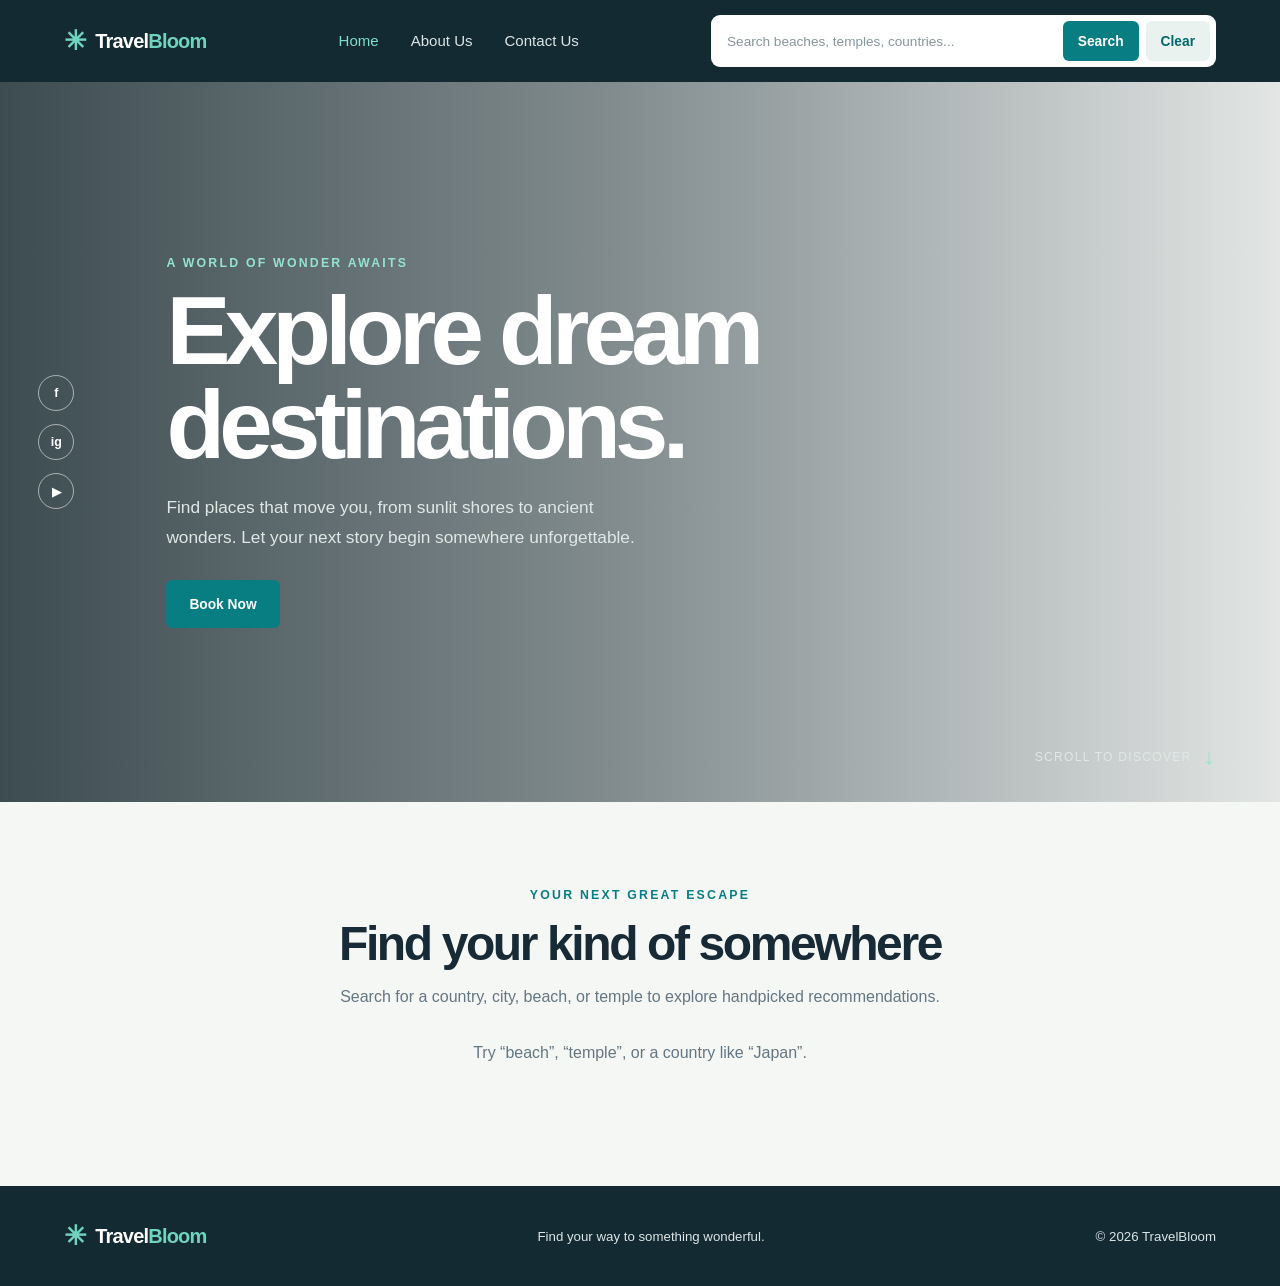
<file: index.html>
<!DOCTYPE html>
<html lang="en">
<head>
    <meta charset="UTF-8">
    <meta name="viewport" content="width=device-width, initial-scale=1.0">
    <meta name="description" content="Discover inspiring beaches, temples, and destinations with TravelBloom.">
    <title>TravelBloom | Find your next destination</title>
    <link rel="stylesheet" href="travel_recommendation.css">
    <script src="travel_recommendation.js" defer></script>
</head>
<body>
    <nav class="navbar" aria-label="Main navigation">
        <a class="logo" href="index.html" aria-label="TravelBloom home">
            <span class="logo-mark" aria-hidden="true">✳</span>
            <span>Travel<span class="logo-accent">Bloom</span></span>
        </a>
        <ul class="nav-links">
            <li><a class="active" href="index.html" aria-current="page">Home</a></li>
            <li><a href="about_us.html">About Us</a></li>
            <li><a href="contact_us.html">Contact Us</a></li>
        </ul>
        <form class="search-box" id="searchForm" role="search">
            <label class="visually-hidden" for="searchInput">Search destinations</label>
            <input id="searchInput" name="query" type="search"
                placeholder="Search beaches, temples, countries..." autocomplete="off">
            <button class="button button-primary" type="submit">Search</button>
            <button class="button button-quiet" id="clearButton" type="button">Clear</button>
        </form>
    </nav>

    <main>
        <section class="hero" aria-labelledby="hero-title">
            <div class="social-rail" aria-label="Follow TravelBloom">
                <a href="https://www.facebook.com/" aria-label="Facebook">f</a>
                <a href="https://www.instagram.com/" aria-label="Instagram">ig</a>
                <a href="https://www.youtube.com/" aria-label="YouTube">▶</a>
            </div>
            <div class="hero-content">
                <p class="eyebrow">A world of wonder awaits</p>
                <h1 id="hero-title">Explore dream<br>destinations.</h1>
                <p class="hero-copy">Find places that move you, from sunlit shores to ancient wonders. Let your next story begin somewhere unforgettable.</p>
                <a class="button button-primary book-button" href="contact_us.html">Book Now</a>
            </div>
            <a class="scroll-cue" href="#discover">Scroll to discover <span aria-hidden="true">↓</span></a>
        </section>

        <section class="discover section-wrap" id="discover" aria-labelledby="discover-title">
            <div class="section-heading">
                <p class="eyebrow">Your next great escape</p>
                <h2 id="discover-title">Find your kind of somewhere</h2>
                <p>Search for a country, city, beach, or temple to explore handpicked recommendations.</p>
            </div>
            <p class="results-status" id="resultsStatus" role="status" aria-live="polite">Try “beach”, “temple”, or a country like “Japan”.</p>
            <div class="results-grid" id="results" aria-label="Travel recommendations"></div>
        </section>
    </main>

    <footer class="site-footer">
        <a class="logo" href="index.html"><span class="logo-mark" aria-hidden="true">✳</span><span>Travel<span class="logo-accent">Bloom</span></span></a>
        <p>Find your way to something wonderful.</p>
        <span>© 2026 TravelBloom</span>
    </footer>
</body>
</html>
</file>
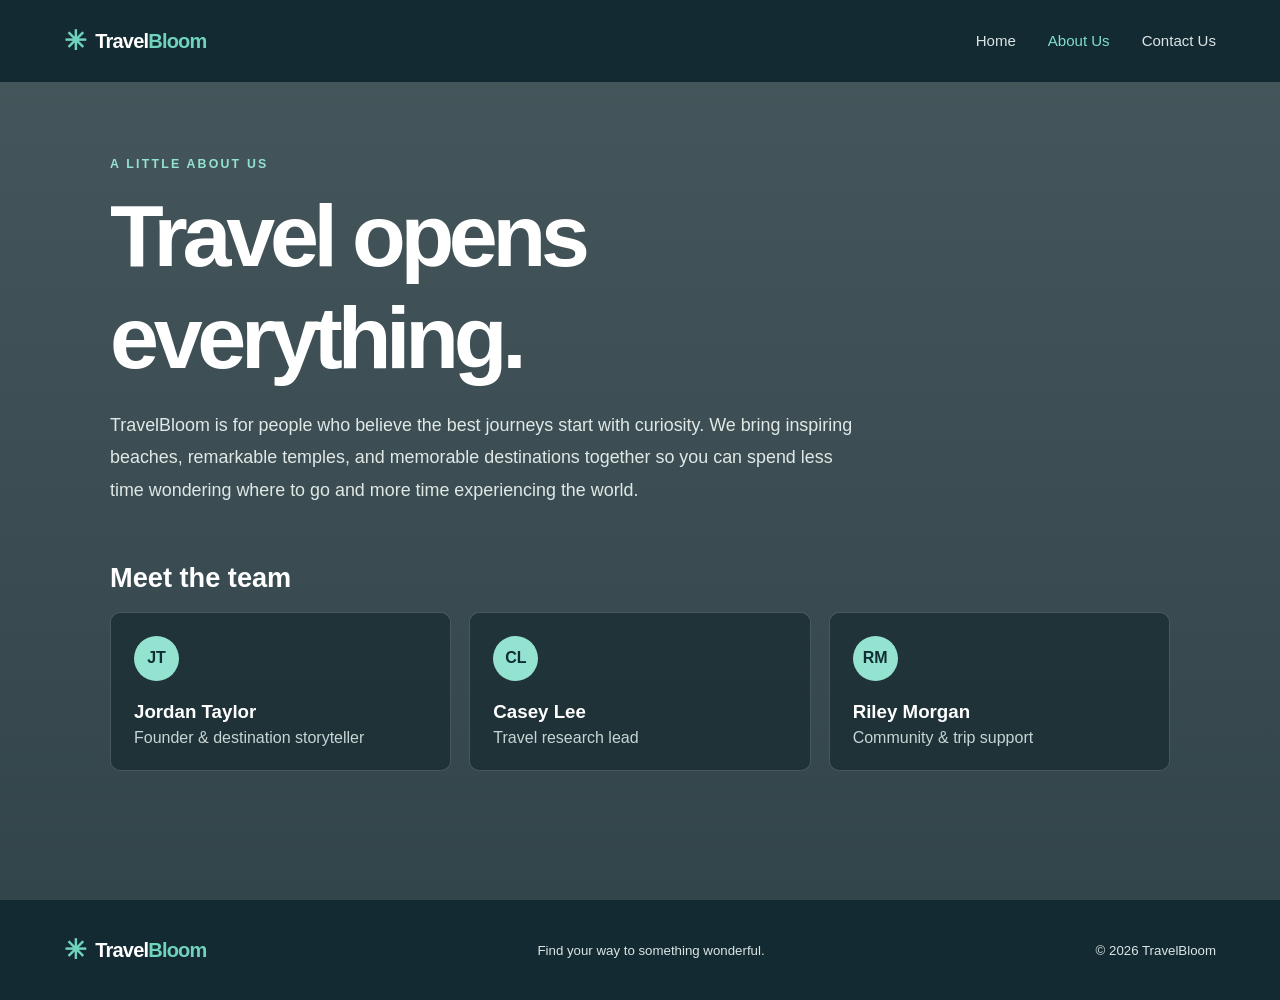
<file: about_us.html>
<!DOCTYPE html>
<html lang="en">
<head>
    <meta charset="UTF-8">
    <meta name="viewport" content="width=device-width, initial-scale=1.0">
    <meta name="description" content="Learn how TravelBloom helps curious travelers find inspiring places.">
    <title>About Us | TravelBloom</title>
    <link rel="stylesheet" href="travel_recommendation.css">
</head>
<body>
    <nav class="navbar" aria-label="Main navigation">
        <a class="logo" href="index.html" aria-label="TravelBloom home">
            <span class="logo-mark" aria-hidden="true">✳</span>
            <span>Travel<span class="logo-accent">Bloom</span></span>
        </a>
        <ul class="nav-links">
            <li><a href="index.html">Home</a></li>
            <li><a class="active" href="about_us.html" aria-current="page">About Us</a></li>
            <li><a href="contact_us.html">Contact Us</a></li>
        </ul>
    </nav>

    <main class="about-page">
        <section class="about-content" aria-labelledby="about-title">
            <p class="eyebrow">A little about us</p>
            <h1 class="page-title" id="about-title">Travel opens<br>everything.</h1>
            <p class="about-intro">
                TravelBloom is for people who believe the best journeys start with curiosity.
                We bring inspiring beaches, remarkable temples, and memorable destinations
                together so you can spend less time wondering where to go and more time
                experiencing the world.
            </p>

            <h2 class="team-title">Meet the team</h2>
            <div class="team-container">
                <article class="member">
                    <span class="member-badge" aria-hidden="true">JT</span>
                    <h3>Jordan Taylor</h3>
                    <p>Founder &amp; destination storyteller</p>
                </article>
                <article class="member">
                    <span class="member-badge" aria-hidden="true">CL</span>
                    <h3>Casey Lee</h3>
                    <p>Travel research lead</p>
                </article>
                <article class="member">
                    <span class="member-badge" aria-hidden="true">RM</span>
                    <h3>Riley Morgan</h3>
                    <p>Community &amp; trip support</p>
                </article>
            </div>
        </section>
    </main>

    <footer class="site-footer">
        <a class="logo" href="index.html"><span class="logo-mark" aria-hidden="true">✳</span><span>Travel<span class="logo-accent">Bloom</span></span></a>
        <p>Find your way to something wonderful.</p>
        <span>© 2026 TravelBloom</span>
    </footer>
</body>
</html>
</file>
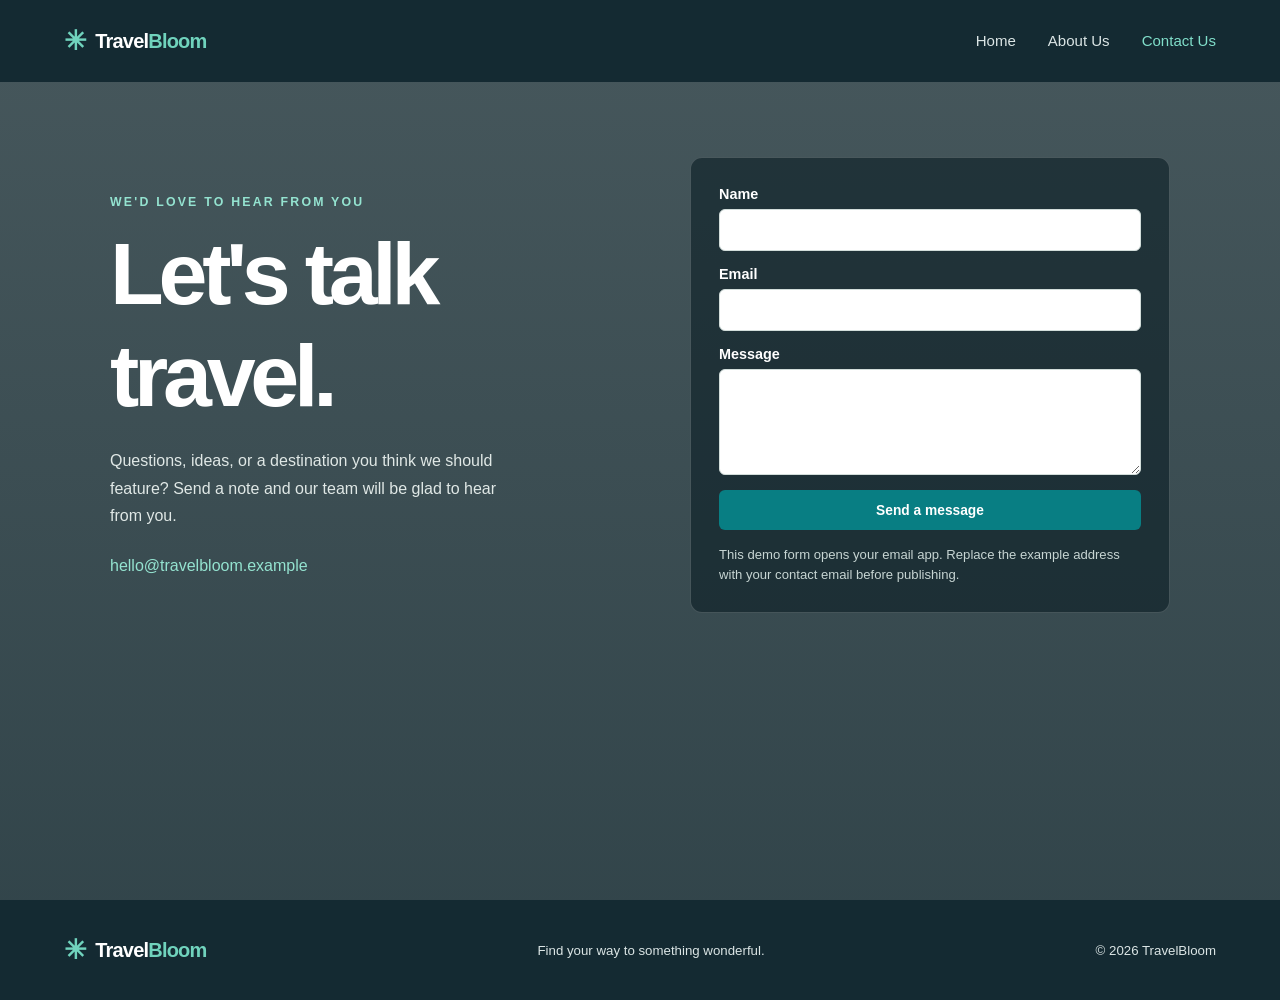
<file: contact_us.html>
<!DOCTYPE html>
<html lang="en">
<head>
    <meta charset="UTF-8">
    <meta name="viewport" content="width=device-width, initial-scale=1.0">
    <meta name="description" content="Contact the TravelBloom team about your next journey.">
    <title>Contact Us | TravelBloom</title>
    <link rel="stylesheet" href="travel_recommendation.css">
</head>
<body>
    <nav class="navbar" aria-label="Main navigation">
        <a class="logo" href="index.html" aria-label="TravelBloom home">
            <span class="logo-mark" aria-hidden="true">✳</span>
            <span>Travel<span class="logo-accent">Bloom</span></span>
        </a>
        <ul class="nav-links">
            <li><a href="index.html">Home</a></li>
            <li><a href="about_us.html">About Us</a></li>
            <li><a class="active" href="contact_us.html" aria-current="page">Contact Us</a></li>
        </ul>
    </nav>

    <main class="contact-page">
        <div class="contact-layout">
            <section aria-labelledby="contact-title">
                <p class="eyebrow">We'd love to hear from you</p>
                <h1 class="page-title" id="contact-title">Let's talk<br>travel.</h1>
                <p class="contact-intro">Questions, ideas, or a destination you think we should feature? Send a note and our team will be glad to hear from you.</p>
                <a class="contact-email" href="mailto:hello@travelbloom.example">hello@travelbloom.example</a>
            </section>

            <form class="contact-form" action="mailto:hello@travelbloom.example" method="post" enctype="text/plain">
                <label for="contactName">Name
                    <input id="contactName" name="Name" type="text" autocomplete="name" required>
                </label>
                <label for="contactEmail">Email
                    <input id="contactEmail" name="Email" type="email" autocomplete="email" required>
                </label>
                <label for="contactMessage">Message
                    <textarea id="contactMessage" name="Message" rows="5" required></textarea>
                </label>
                <button class="button button-primary" type="submit">Send a message</button>
                <p class="form-note">This demo form opens your email app. Replace the example address with your contact email before publishing.</p>
            </form>
        </div>
    </main>

    <footer class="site-footer">
        <a class="logo" href="index.html"><span class="logo-mark" aria-hidden="true">✳</span><span>Travel<span class="logo-accent">Bloom</span></span></a>
        <p>Find your way to something wonderful.</p>
        <span>© 2026 TravelBloom</span>
    </footer>
</body>
</html>
</file>
<file: travel_recommendation.css>
:root {
    color-scheme: light;
    --ink: #172a35;
    --muted: #647681;
    --teal: #087e83;
    --teal-dark: #06666b;
    --paper: #f5f7f5;
    --white: #fff;
}

* {
    box-sizing: border-box;
}

html {
    scroll-behavior: smooth;
}

body {
    margin: 0;
    color: var(--ink);
    background: var(--paper);
    font-family: "Avenir Next", Avenir, "Segoe UI", sans-serif;
}

a {
    color: inherit;
}

.visually-hidden {
    position: absolute;
    width: 1px;
    height: 1px;
    padding: 0;
    margin: -1px;
    overflow: hidden;
    clip: rect(0, 0, 0, 0);
    white-space: nowrap;
    border: 0;
}

.navbar {
    position: relative;
    z-index: 2;
    display: flex;
    min-height: 82px;
    align-items: center;
    justify-content: space-between;
    gap: 28px;
    padding: 14px clamp(20px, 5vw, 76px);
    color: var(--white);
    background: #142a32;
}

.logo {
    display: inline-flex;
    flex-shrink: 0;
    align-items: center;
    gap: 9px;
    color: var(--white);
    font-size: 1.25rem;
    font-weight: 750;
    letter-spacing: -.04em;
    text-decoration: none;
}

.logo-mark {
    color: #70d3bd;
    font-size: 1.7rem;
}

.logo-accent {
    color: #70d3bd;
}

.nav-links {
    display: flex;
    flex-shrink: 0;
    gap: clamp(16px, 2.5vw, 34px);
    padding: 0;
    margin: 0;
    list-style: none;
}

.nav-links a {
    color: #dbe5e5;
    font-size: .94rem;
    text-decoration: none;
    transition: color .2s ease;
}

.nav-links a:hover,
.nav-links a.active {
    color: #80deca;
}

.search-box {
    display: flex;
    flex: 1;
    max-width: 505px;
    align-items: center;
    gap: 7px;
    padding: 6px;
    border-radius: 9px;
    background: var(--white);
}

.search-box input {
    width: 100%;
    min-width: 80px;
    padding: 9px 10px;
    border: 0;
    outline: 0;
    color: var(--ink);
    font: inherit;
    font-size: .85rem;
}

.search-box input::placeholder {
    color: #87959b;
}

.button {
    display: inline-flex;
    min-height: 40px;
    align-items: center;
    justify-content: center;
    padding: 0 15px;
    border: 0;
    border-radius: 6px;
    cursor: pointer;
    font: inherit;
    font-size: .86rem;
    font-weight: 700;
    text-decoration: none;
    transition: background .2s ease, transform .2s ease;
}

.button:hover {
    transform: translateY(-1px);
}

.button-primary {
    color: var(--white);
    background: var(--teal);
}

.button-primary:hover {
    background: var(--teal-dark);
}

.button-quiet {
    color: var(--teal-dark);
    background: #e9f2ef;
}

.hero {
    position: relative;
    display: flex;
    min-height: min(720px, calc(100vh - 82px));
    align-items: center;
    padding: 80px clamp(35px, 13vw, 190px);
    color: var(--white);
    background:
        linear-gradient(90deg, rgba(9, 28, 35, .78) 0%, rgba(9, 28, 35, .49) 48%, rgba(9, 28, 35, .08) 100%),
        url("https://images.unsplash.com/photo-1500530855697-b586d89ba3ee?auto=format&fit=crop&w=2000&q=85") center 52% / cover no-repeat;
}

.hero-content {
    width: min(100%, 650px);
}

.eyebrow {
    margin: 0 0 14px;
    color: #94e3d0;
    font-size: .77rem;
    font-weight: 750;
    letter-spacing: .18em;
    text-transform: uppercase;
}

.hero h1 {
    margin: 0 0 20px;
    font-size: clamp(3.5rem, 7.5vw, 6.5rem);
    font-weight: 750;
    letter-spacing: -.06em;
    line-height: .98;
}

.hero-copy {
    max-width: 490px;
    margin: 0 0 28px;
    color: #e0e8e6;
    font-size: 1.08rem;
    line-height: 1.75;
}

.book-button {
    min-height: 48px;
    padding: 0 23px;
}

.social-rail {
    position: absolute;
    top: 50%;
    left: clamp(16px, 3vw, 42px);
    display: flex;
    flex-direction: column;
    gap: 13px;
    transform: translateY(-50%);
}

.social-rail a {
    display: grid;
    width: 36px;
    height: 36px;
    place-items: center;
    border: 1px solid rgba(255, 255, 255, .55);
    border-radius: 50%;
    color: var(--white);
    font-size: .78rem;
    font-weight: 700;
    text-decoration: none;
}

.social-rail a:hover {
    color: var(--ink);
    background: var(--white);
}

.scroll-cue {
    position: absolute;
    right: clamp(20px, 5vw, 76px);
    bottom: 32px;
    display: flex;
    align-items: center;
    gap: 12px;
    color: #e0e8e6;
    font-size: .76rem;
    letter-spacing: .1em;
    text-decoration: none;
    text-transform: uppercase;
}

.scroll-cue span {
    color: #94e3d0;
    font-size: 1.4rem;
}

.section-wrap {
    width: min(1160px, calc(100% - 48px));
    margin: 0 auto;
}

.discover {
    min-height: 370px;
    padding: 86px 0 100px;
}

.section-heading {
    max-width: 680px;
    margin: 0 auto;
    text-align: center;
}

.section-heading .eyebrow {
    color: var(--teal);
}

.section-heading h2 {
    margin: 0 0 12px;
    font-size: clamp(2rem, 4vw, 3rem);
    letter-spacing: -.05em;
}

.section-heading > p:last-child {
    margin: 0;
    color: var(--muted);
    line-height: 1.7;
}

.results-status {
    min-height: 24px;
    margin: 34px 0 18px;
    color: var(--muted);
    text-align: center;
}

.results-grid {
    display: grid;
    grid-template-columns: repeat(auto-fit, minmax(min(100%, 260px), 1fr));
    gap: 22px;
}

.result-card {
    overflow: hidden;
    border-radius: 12px;
    background: var(--white);
    box-shadow: 0 10px 30px rgba(23, 42, 53, .08);
}

.result-card img {
    display: block;
    width: 100%;
    height: 210px;
    object-fit: cover;
    background: #dce6e2;
}

.result-card-content {
    padding: 20px 21px 23px;
}

.result-category {
    margin: 0 0 8px;
    color: var(--teal);
    font-size: .7rem;
    font-weight: 750;
    letter-spacing: .12em;
    text-transform: uppercase;
}

.result-card h3 {
    margin: 0 0 9px;
    font-size: 1.25rem;
}

.result-card p:last-child {
    margin: 0;
    color: var(--muted);
    font-size: .92rem;
    line-height: 1.65;
}

.site-footer {
    display: flex;
    min-height: 100px;
    align-items: center;
    justify-content: space-between;
    gap: 20px;
    padding: 22px clamp(20px, 5vw, 76px);
    color: #dbe5e5;
    background: #142a32;
    font-size: .83rem;
}

.site-footer p {
    margin: 0;
}

.about-page,
.contact-page {
    min-height: calc(100vh - 82px);
    padding: 75px 24px;
    background:
        linear-gradient(rgba(13, 35, 42, .76), rgba(13, 35, 42, .84)),
        url("https://images.unsplash.com/photo-1470770841072-f978cf4d019e?auto=format&fit=crop&w=2000&q=85") center / cover fixed;
}

.about-content,
.contact-layout {
    width: min(1060px, 100%);
    margin: auto;
    color: var(--white);
}

.page-title {
    margin: 0 0 20px;
    font-size: clamp(3rem, 7vw, 5.5rem);
    letter-spacing: -.06em;
}

.about-intro {
    max-width: 760px;
    margin: 0;
    color: #e0e8e6;
    font-size: 1.12rem;
    line-height: 1.8;
}

.team-title {
    margin: 56px 0 18px;
    font-size: 1.7rem;
}

.team-container {
    display: grid;
    grid-template-columns: repeat(3, minmax(0, 1fr));
    gap: 18px;
}

.member {
    padding: 23px;
    border: 1px solid rgba(255, 255, 255, .19);
    border-radius: 10px;
    background: rgba(9, 28, 35, .5);
}

.member-badge {
    display: grid;
    width: 45px;
    height: 45px;
    margin-bottom: 20px;
    place-items: center;
    border-radius: 50%;
    color: #112d34;
    background: #94e3d0;
    font-weight: 800;
}

.member h3 {
    margin: 0 0 6px;
}

.member p {
    margin: 0;
    color: #c7d5d3;
}

.contact-layout {
    display: grid;
    grid-template-columns: 1fr minmax(300px, 480px);
    align-items: center;
    gap: 60px;
}

.contact-intro {
    max-width: 400px;
    color: #e0e8e6;
    line-height: 1.7;
}

.contact-email {
    display: inline-block;
    margin-top: 12px;
    color: #94e3d0;
    text-decoration: none;
}

.contact-form {
    display: flex;
    flex-direction: column;
    gap: 15px;
    padding: 28px;
    border: 1px solid rgba(255, 255, 255, .18);
    border-radius: 12px;
    background: rgba(9, 28, 35, .58);
}

.contact-form label {
    display: flex;
    flex-direction: column;
    gap: 7px;
    font-size: .9rem;
    font-weight: 650;
}

.contact-form input,
.contact-form textarea {
    width: 100%;
    padding: 12px 13px;
    border: 1px solid #d2ddda;
    border-radius: 6px;
    color: var(--ink);
    font: inherit;
}

.contact-form textarea {
    resize: vertical;
}

.form-note {
    margin: 0;
    color: #c7d5d3;
    font-size: .82rem;
    line-height: 1.5;
}

@media (max-width: 980px) {
    .navbar {
        flex-wrap: wrap;
        gap: 14px 24px;
    }

    .search-box {
        order: 3;
        flex-basis: 100%;
        max-width: none;
    }

    .hero {
        min-height: 660px;
    }
}

@media (max-width: 640px) {
    .navbar {
        justify-content: space-between;
        padding: 14px 18px;
    }

    .logo {
        font-size: 1.1rem;
    }

    .nav-links {
        order: 2;
        gap: 14px;
    }

    .nav-links a {
        font-size: .8rem;
    }

    .search-box {
        gap: 4px;
    }

    .search-box input {
        padding-left: 5px;
        font-size: .78rem;
    }

    .search-box .button {
        min-height: 36px;
        padding: 0 9px;
        font-size: .78rem;
    }

    .hero {
        min-height: 620px;
        align-items: flex-start;
        padding: 95px 28px 70px;
        background-position: 57% center;
    }

    .hero h1 {
        font-size: clamp(3.1rem, 14vw, 5rem);
    }

    .hero-copy {
        font-size: .98rem;
    }

    .social-rail {
        top: auto;
        right: 24px;
        bottom: 22px;
        left: auto;
        flex-direction: row;
        transform: none;
    }

    .scroll-cue {
        display: none;
    }

    .section-wrap {
        width: min(100% - 32px, 1160px);
    }

    .discover {
        padding: 66px 0 75px;
    }

    .site-footer {
        flex-direction: column;
        align-items: flex-start;
        gap: 12px;
    }

    .team-container,
    .contact-layout {
        grid-template-columns: 1fr;
    }

    .about-page,
    .contact-page {
        padding: 60px 20px;
        background-attachment: scroll;
    }

    .team-title {
        margin-top: 38px;
    }

    .contact-layout {
        gap: 30px;
    }

    .contact-form {
        padding: 21px;
    }
}

@media (prefers-reduced-motion: reduce) {
    html {
        scroll-behavior: auto;
    }

    *,
    *::before,
    *::after {
        transition-duration: .01ms !important;
    }
}
</file>
